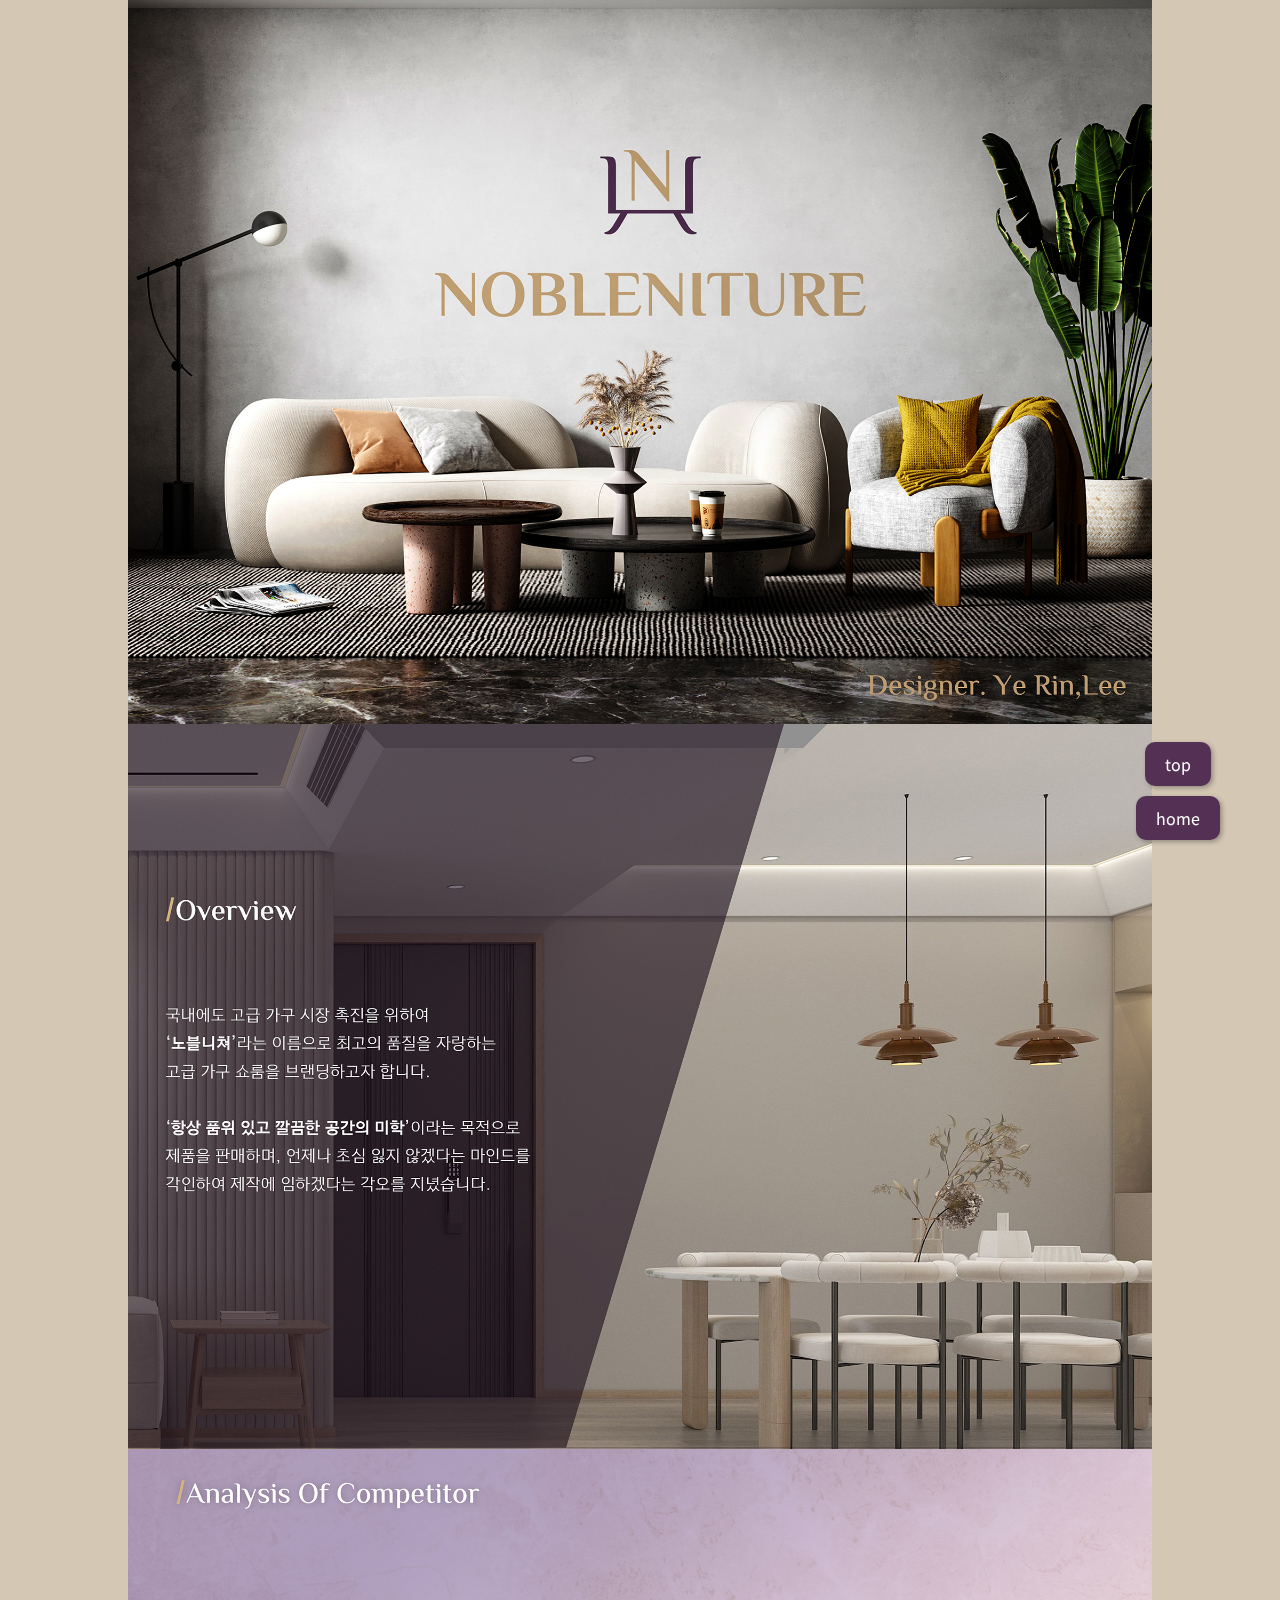
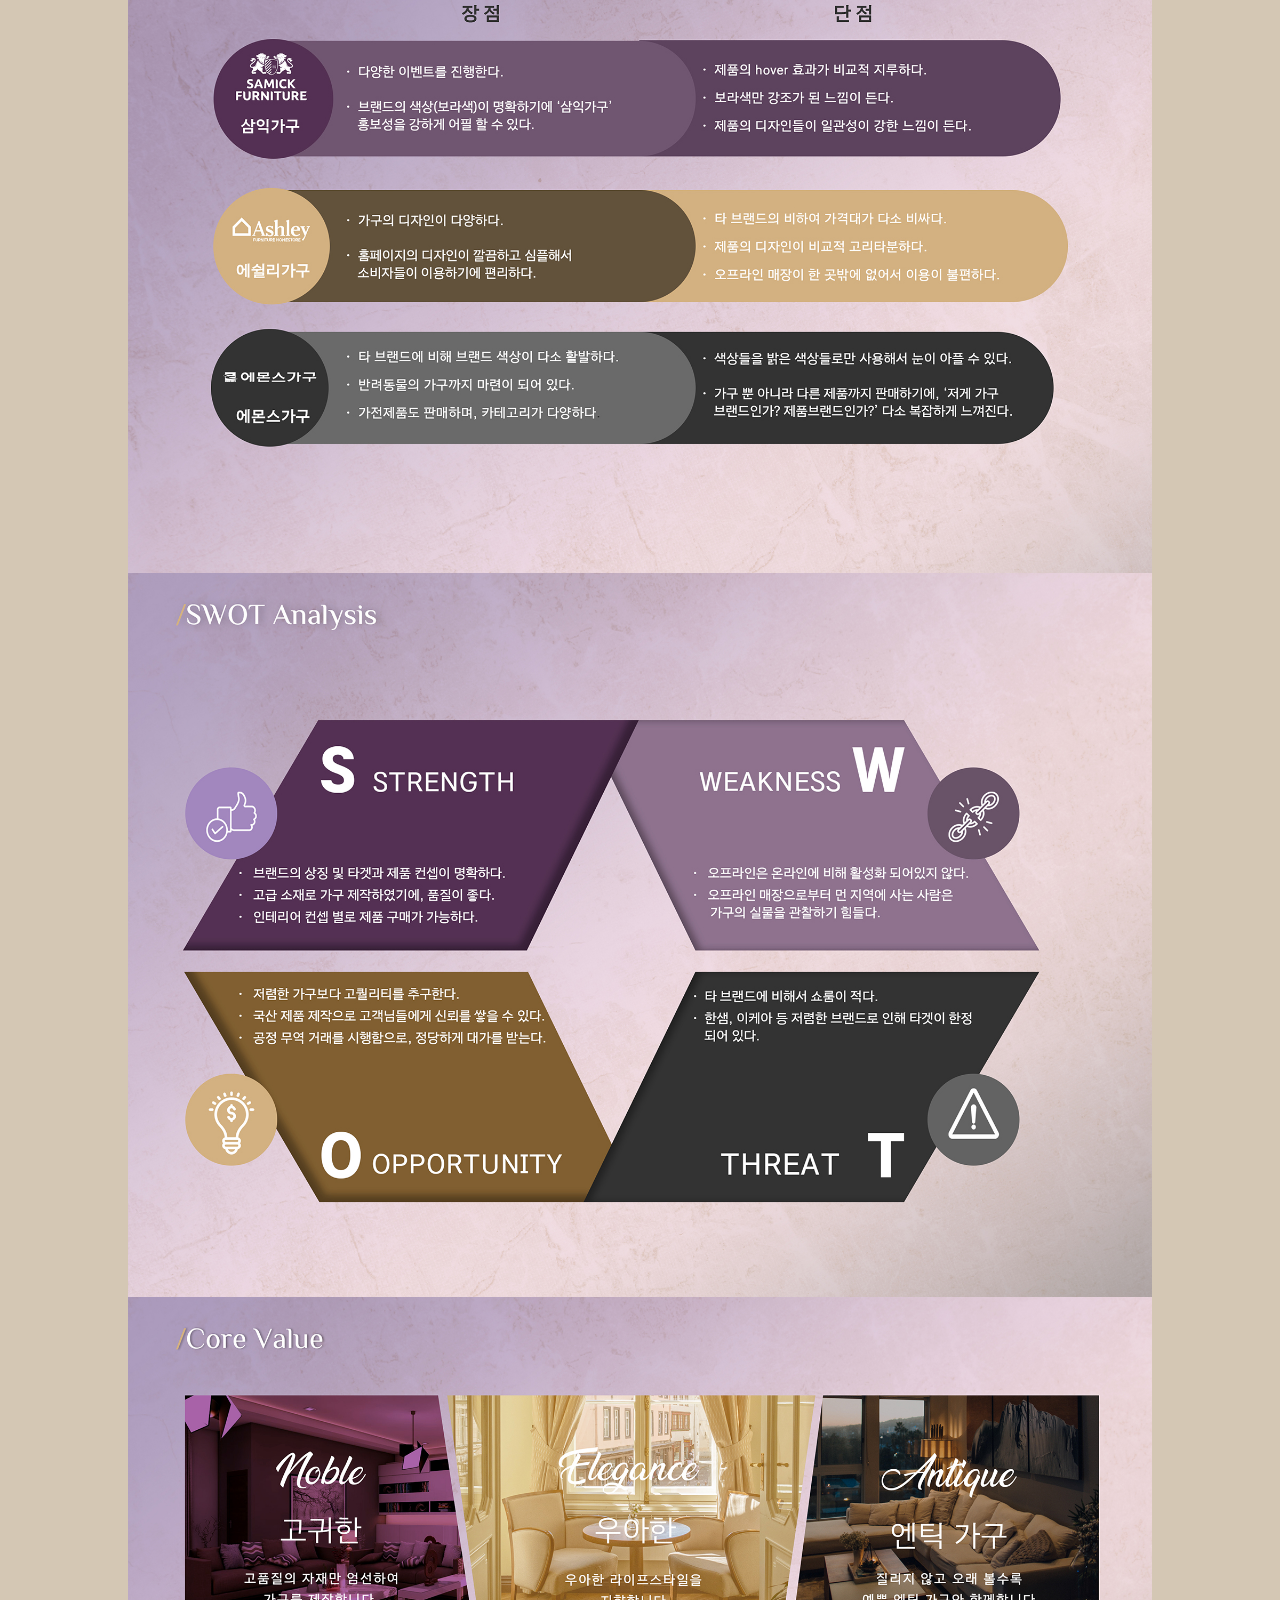
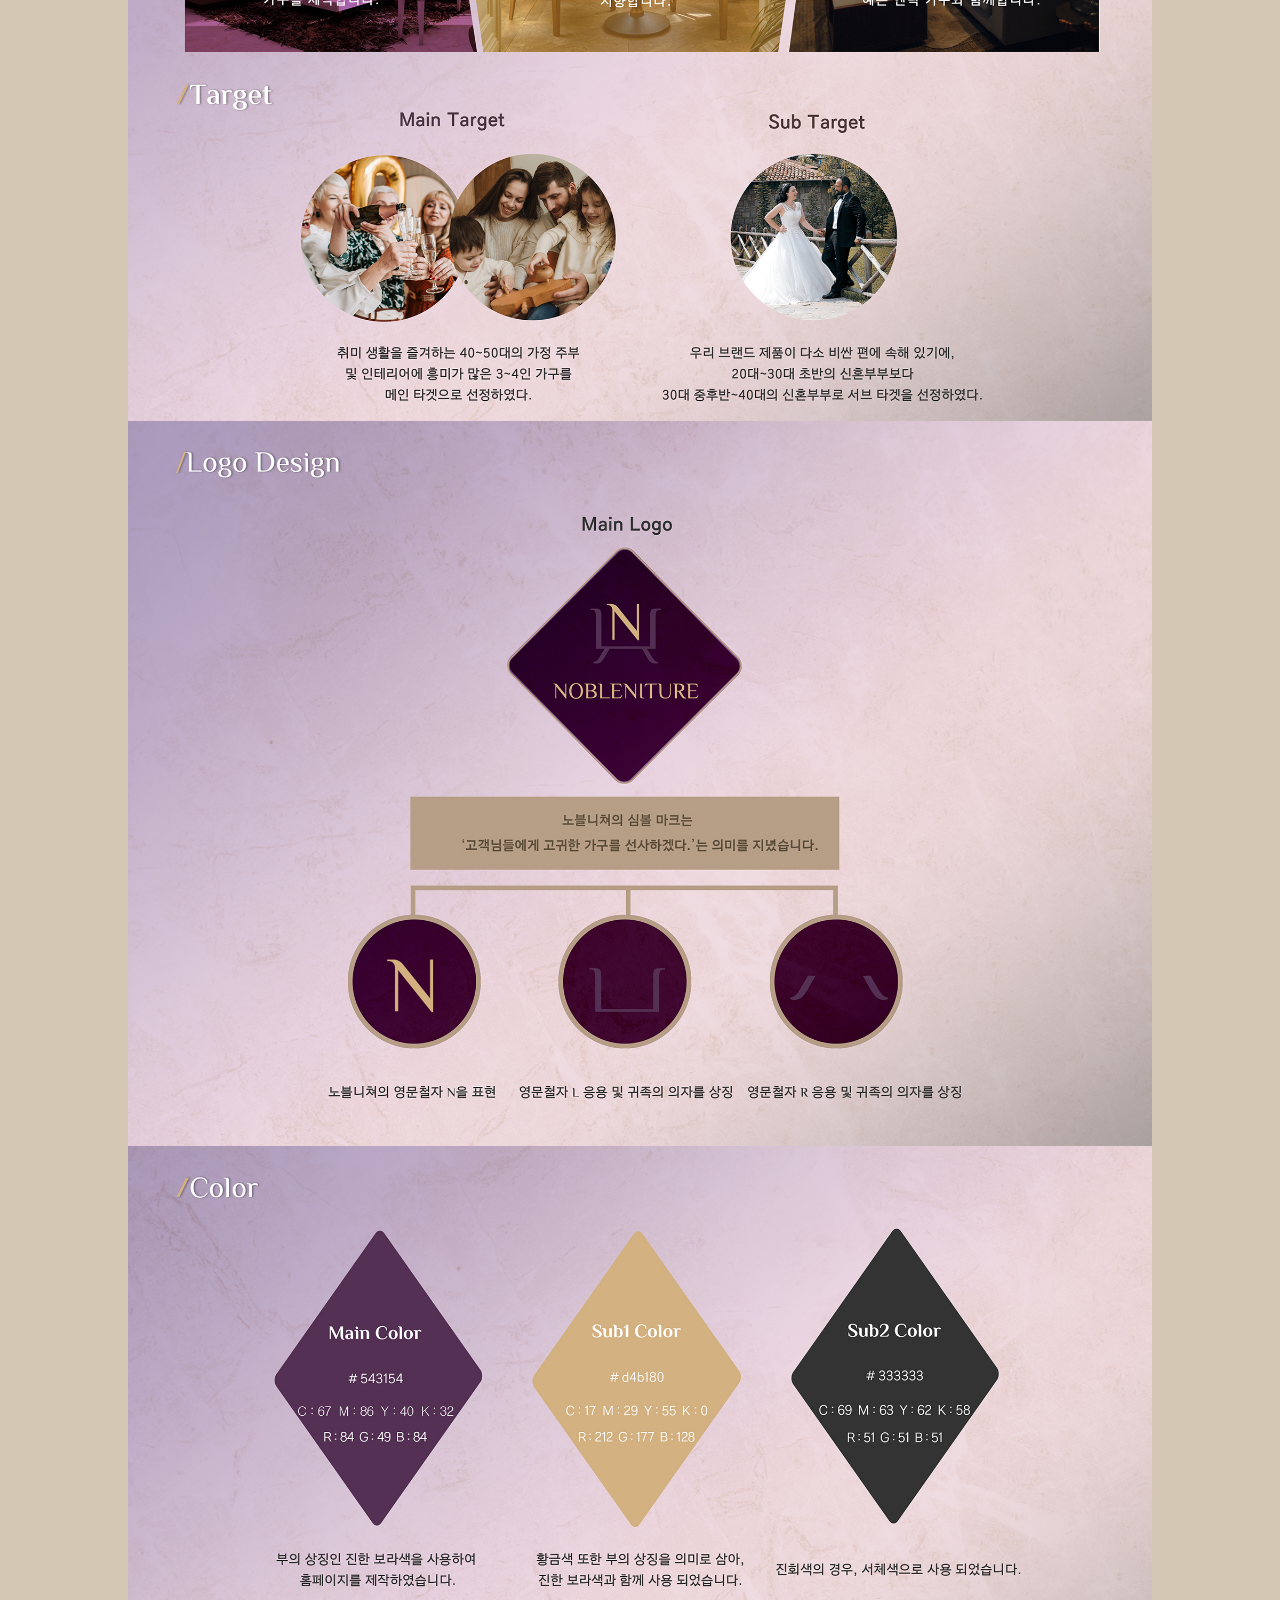
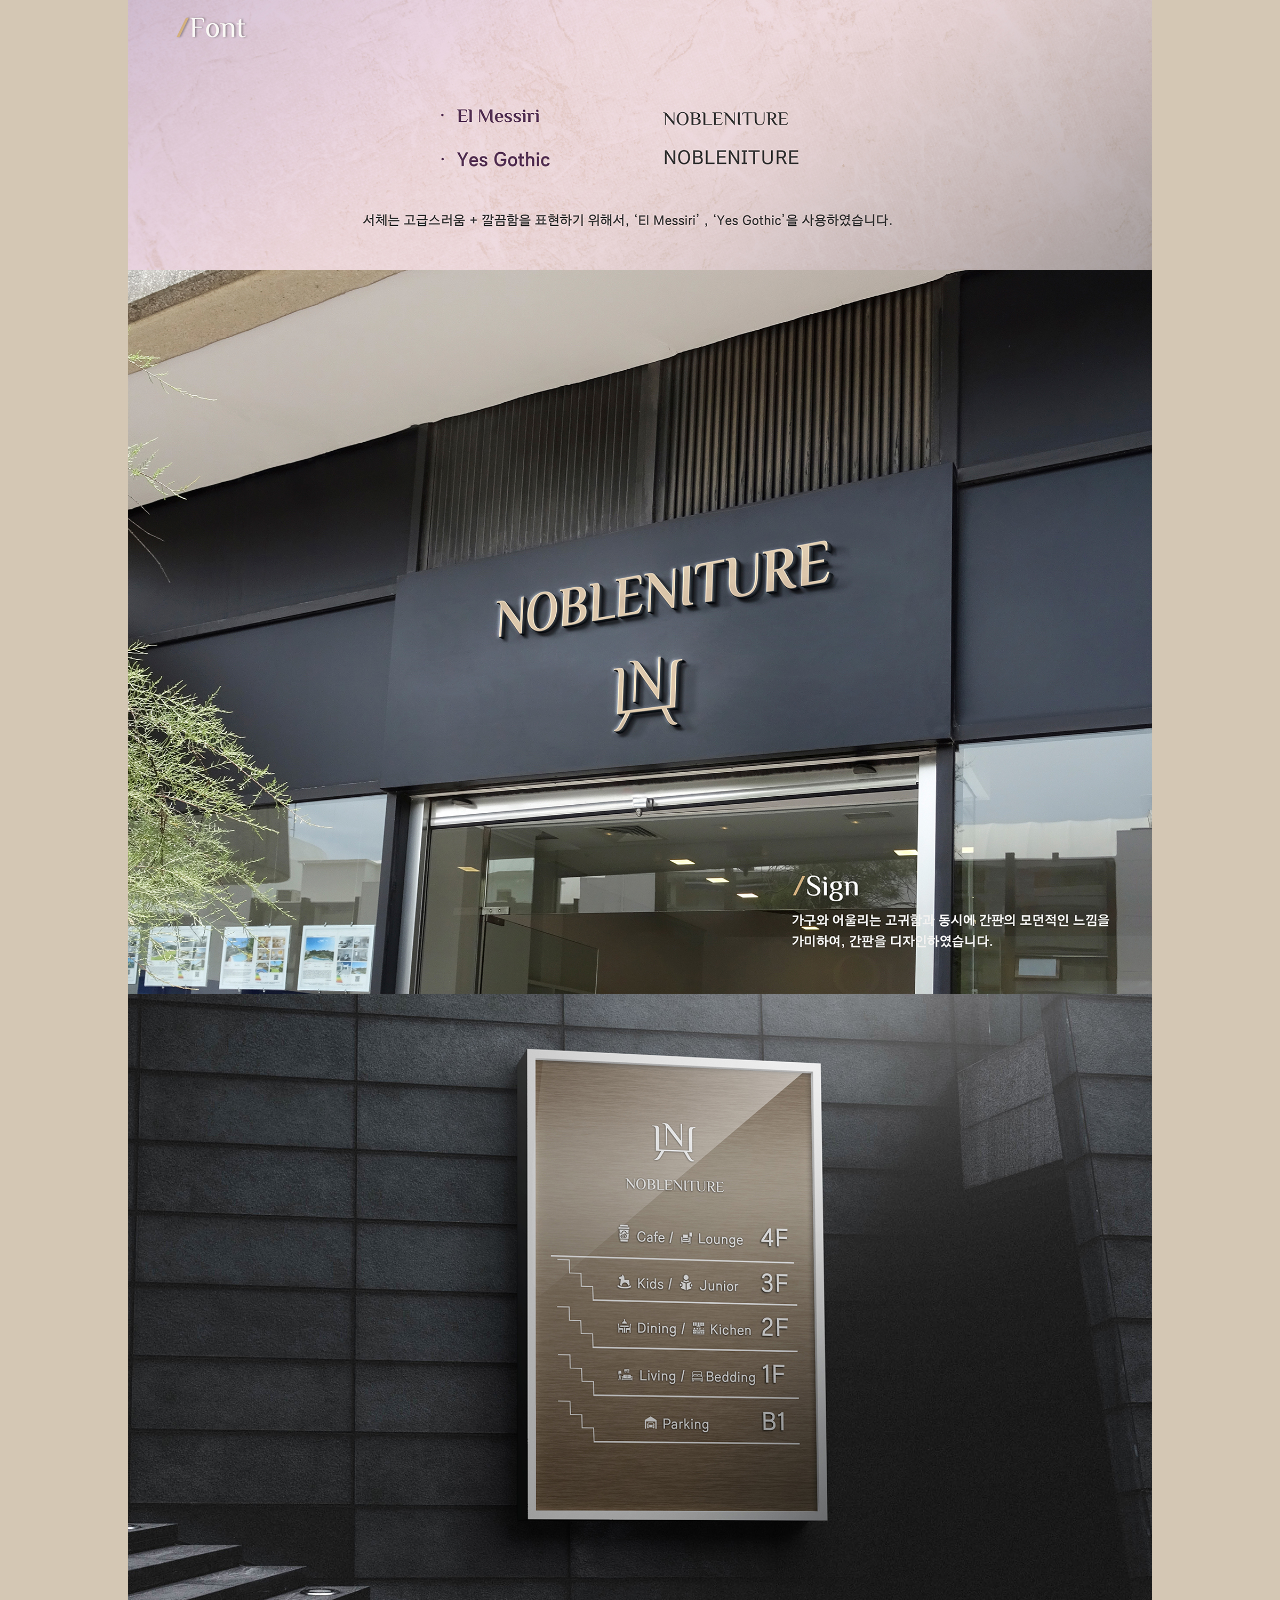
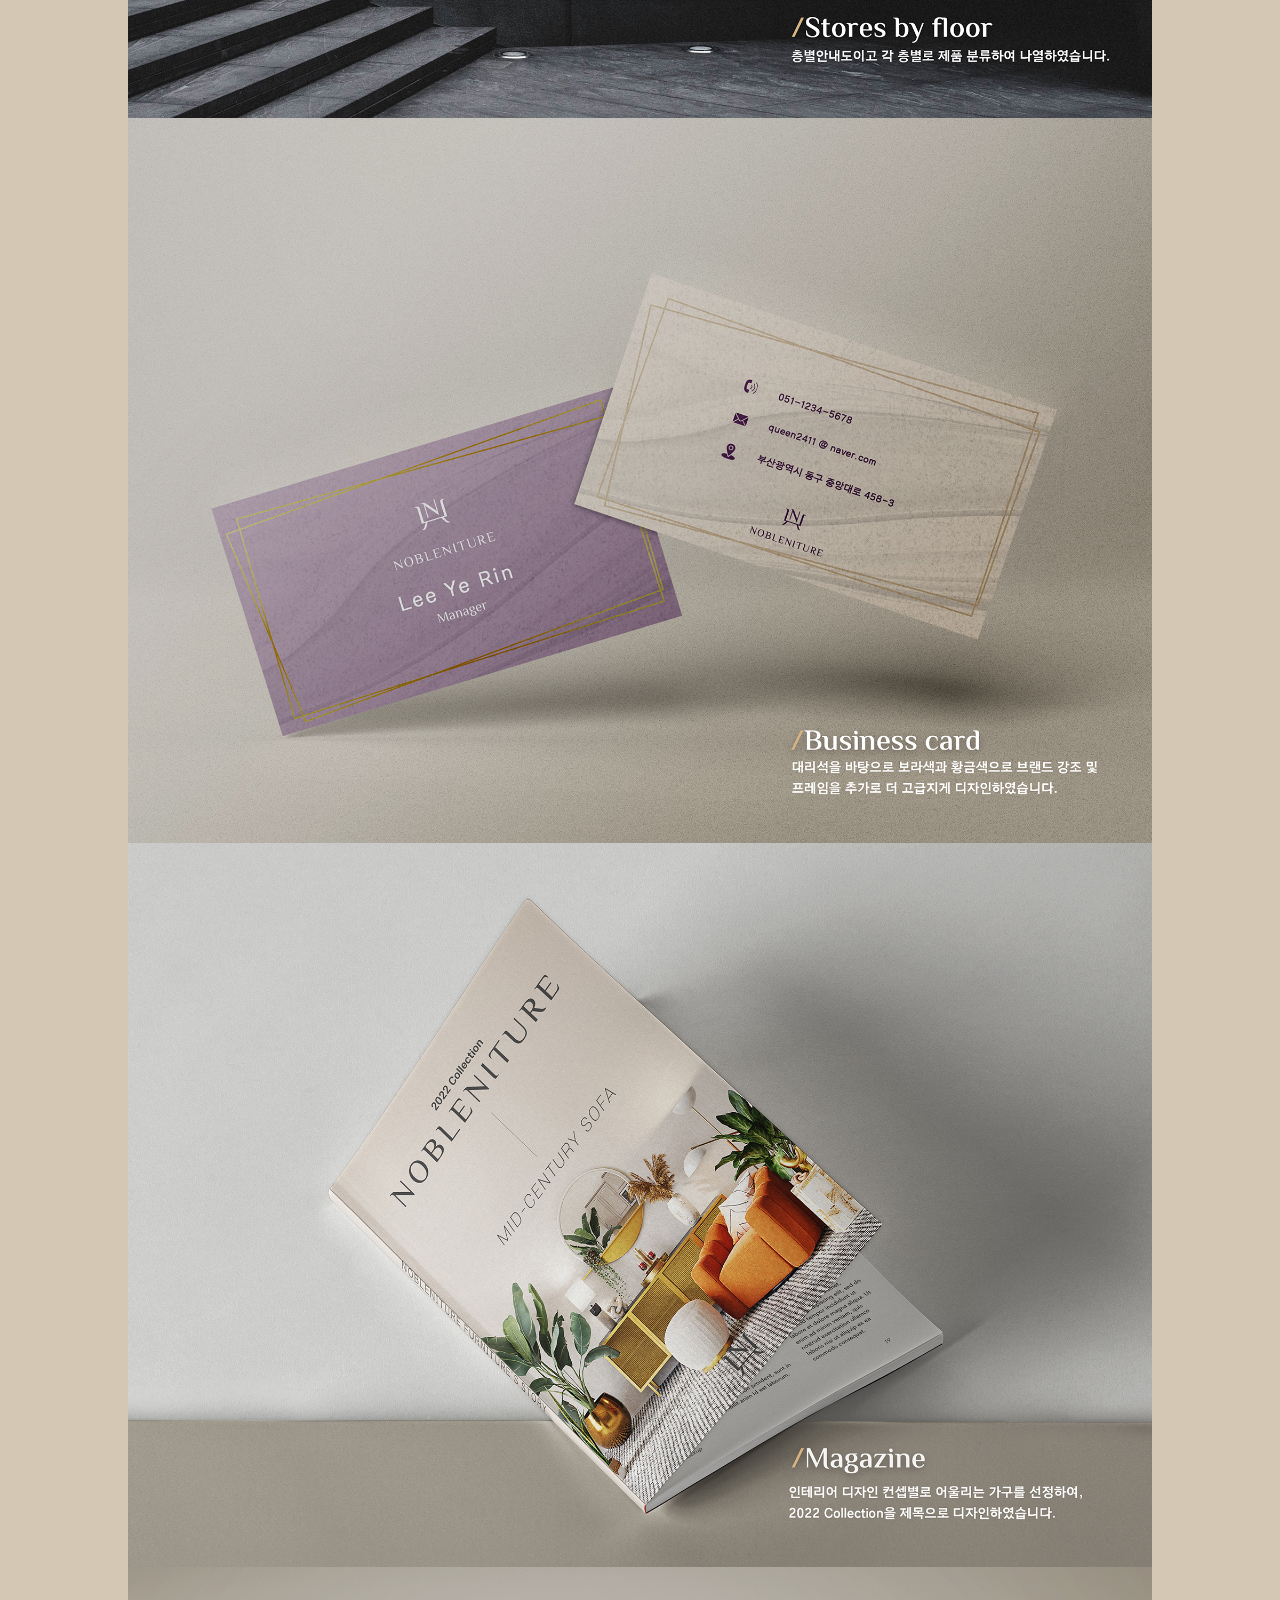
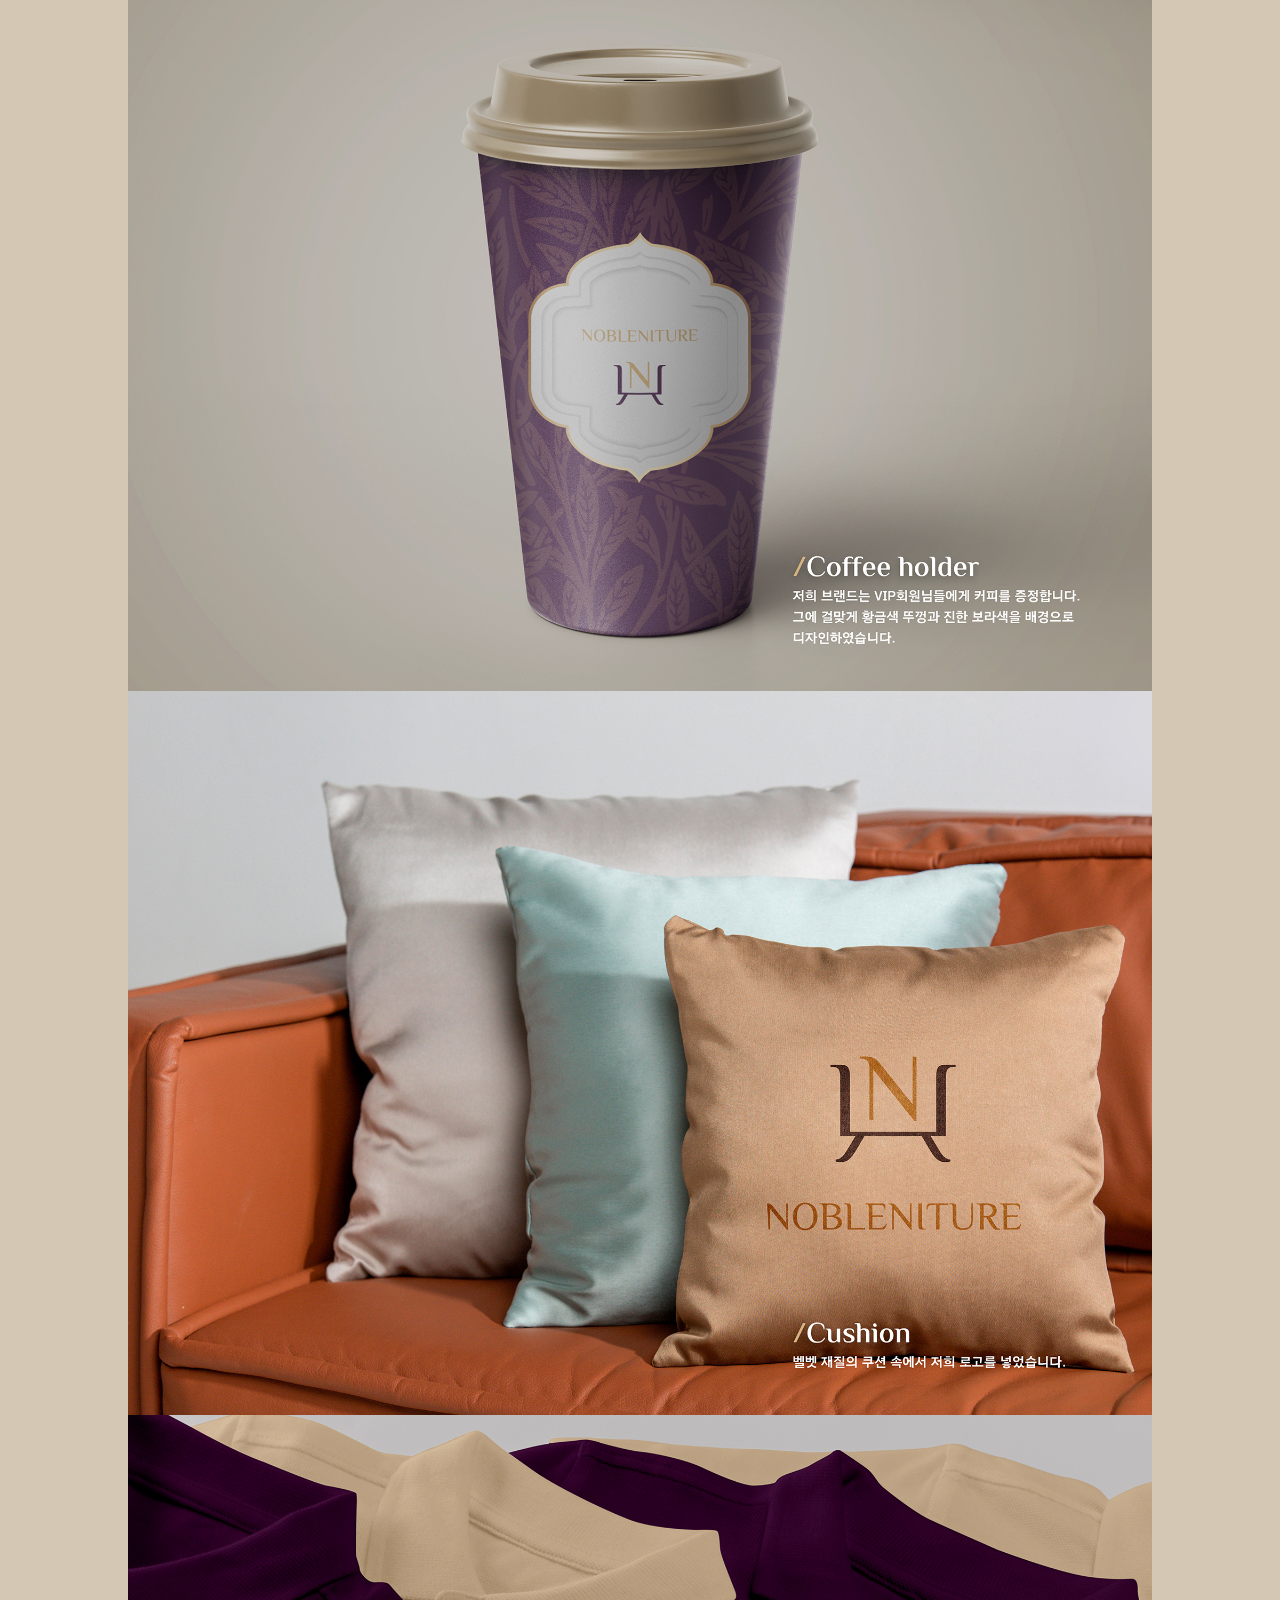
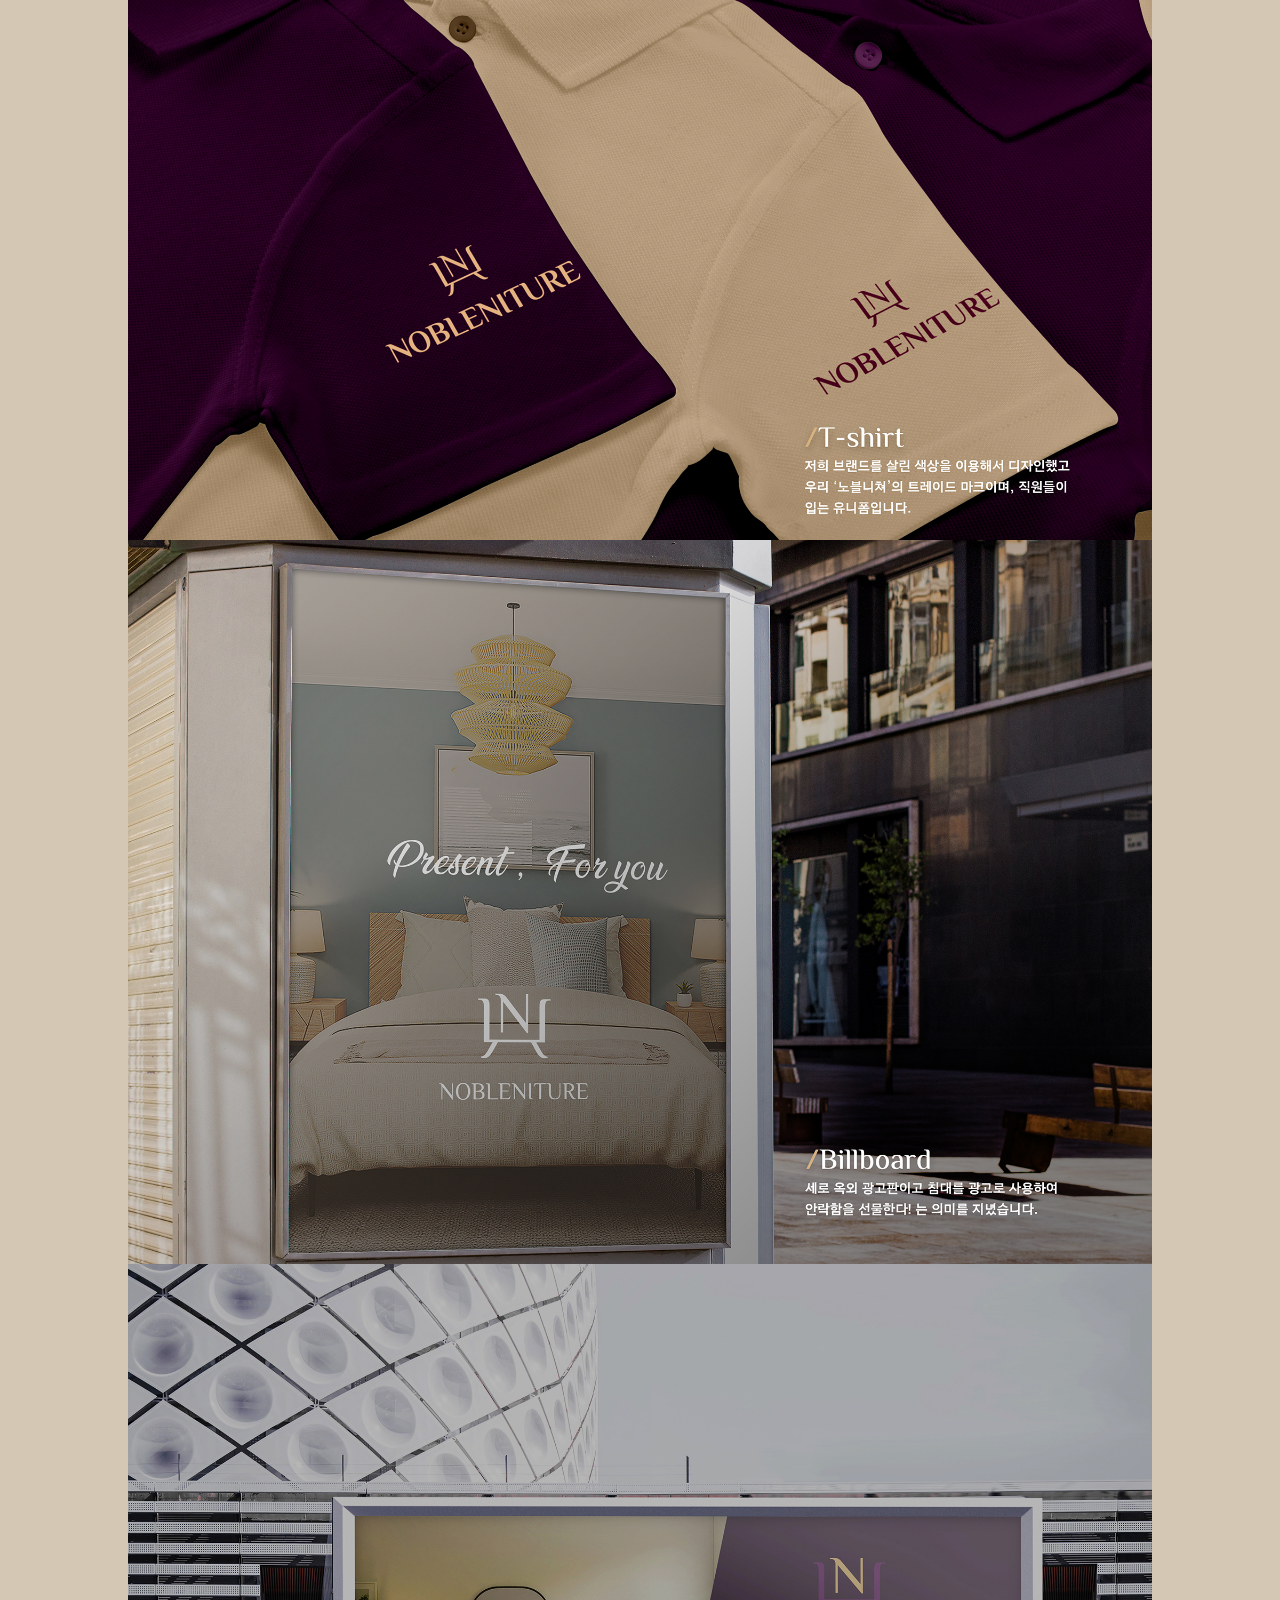
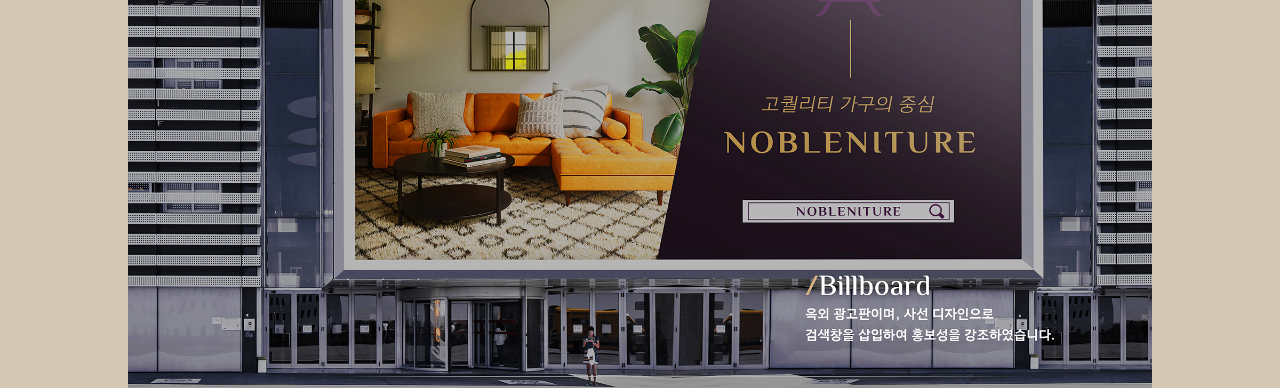
<file: bx_bi/index.html>
<!DOCTYPE html>
<html lang="ko">
<head>
  <meta charset="UTF-8">
  <meta http-equiv="X-UA-Compatible" content="IE=edge">
  <meta name="viewport" content="width=1400"><!--다른 매체에서도 오류 없이 볼 수 있게-->
  
  <link rel="preconnect" href="https://fonts.googleapis.com">
  <link rel="preconnect" href="https://fonts.gstatic.com" crossorigin>
<link href="https://fonts.googleapis.com/css2?family=Noto+Sans+KR:wght@300;400;500;700;900&display=swap" rel="stylesheet">
  
  <link href="images/logo.png" rel="icon" type="image/png" sizes="32x32" ><!--파비콘-->

  <link rel="stylesheet" href="css/BX&BI.css">
  <title>BX&BI</title>
</head>
<body>
  <div class="con">
    <img src="images/01.jpg" alt="1">
    <img src="images/02.jpg" alt="2">
    <img src="images/03.jpg" alt="3">
    <img src="images/04.jpg" alt="4">
    <img src="images/05.jpg" alt="5">
    <img src="images/06.jpg" alt="6">
    <img src="images/07.jpg" alt="7">
    <img src="images/08.jpg" alt="8">
    <img src="images/09.jpg" alt="9">
    <img src="images/10.jpg" alt="10">
    <img src="images/11.jpg" alt="11">
    <img src="images/12.jpg" alt="12">
    <img src="images/13.jpg" alt="13">
    <img src="images/14.jpg" alt="14">
    <img src="images/15.jpg" alt="15">
    <img src="images/16.jpg" alt="16">
  </div>
  <ul class="nobleniture_btn">
    <li><a href="#">top</a><li>
    <li><a href="../index.html#fh5co-work">home</a><li>
  </ul>
</body>
</html>
</file>
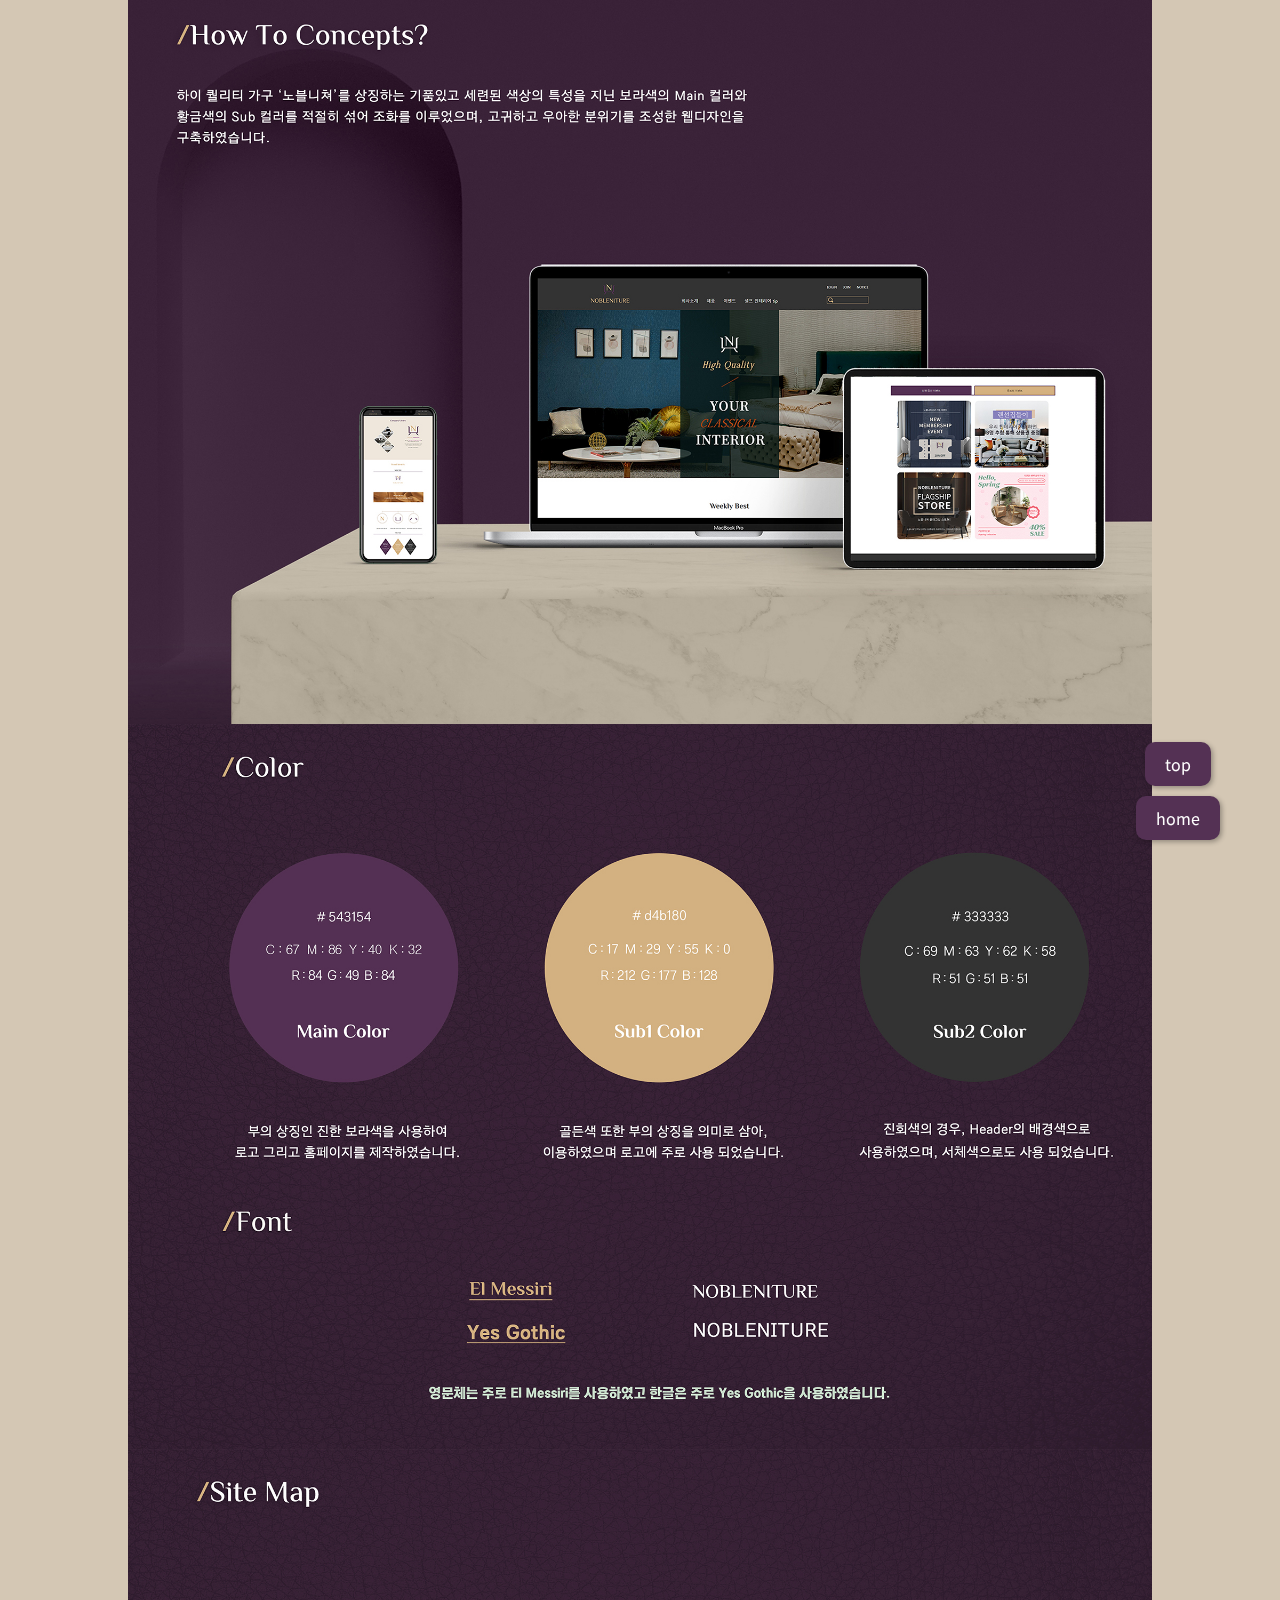
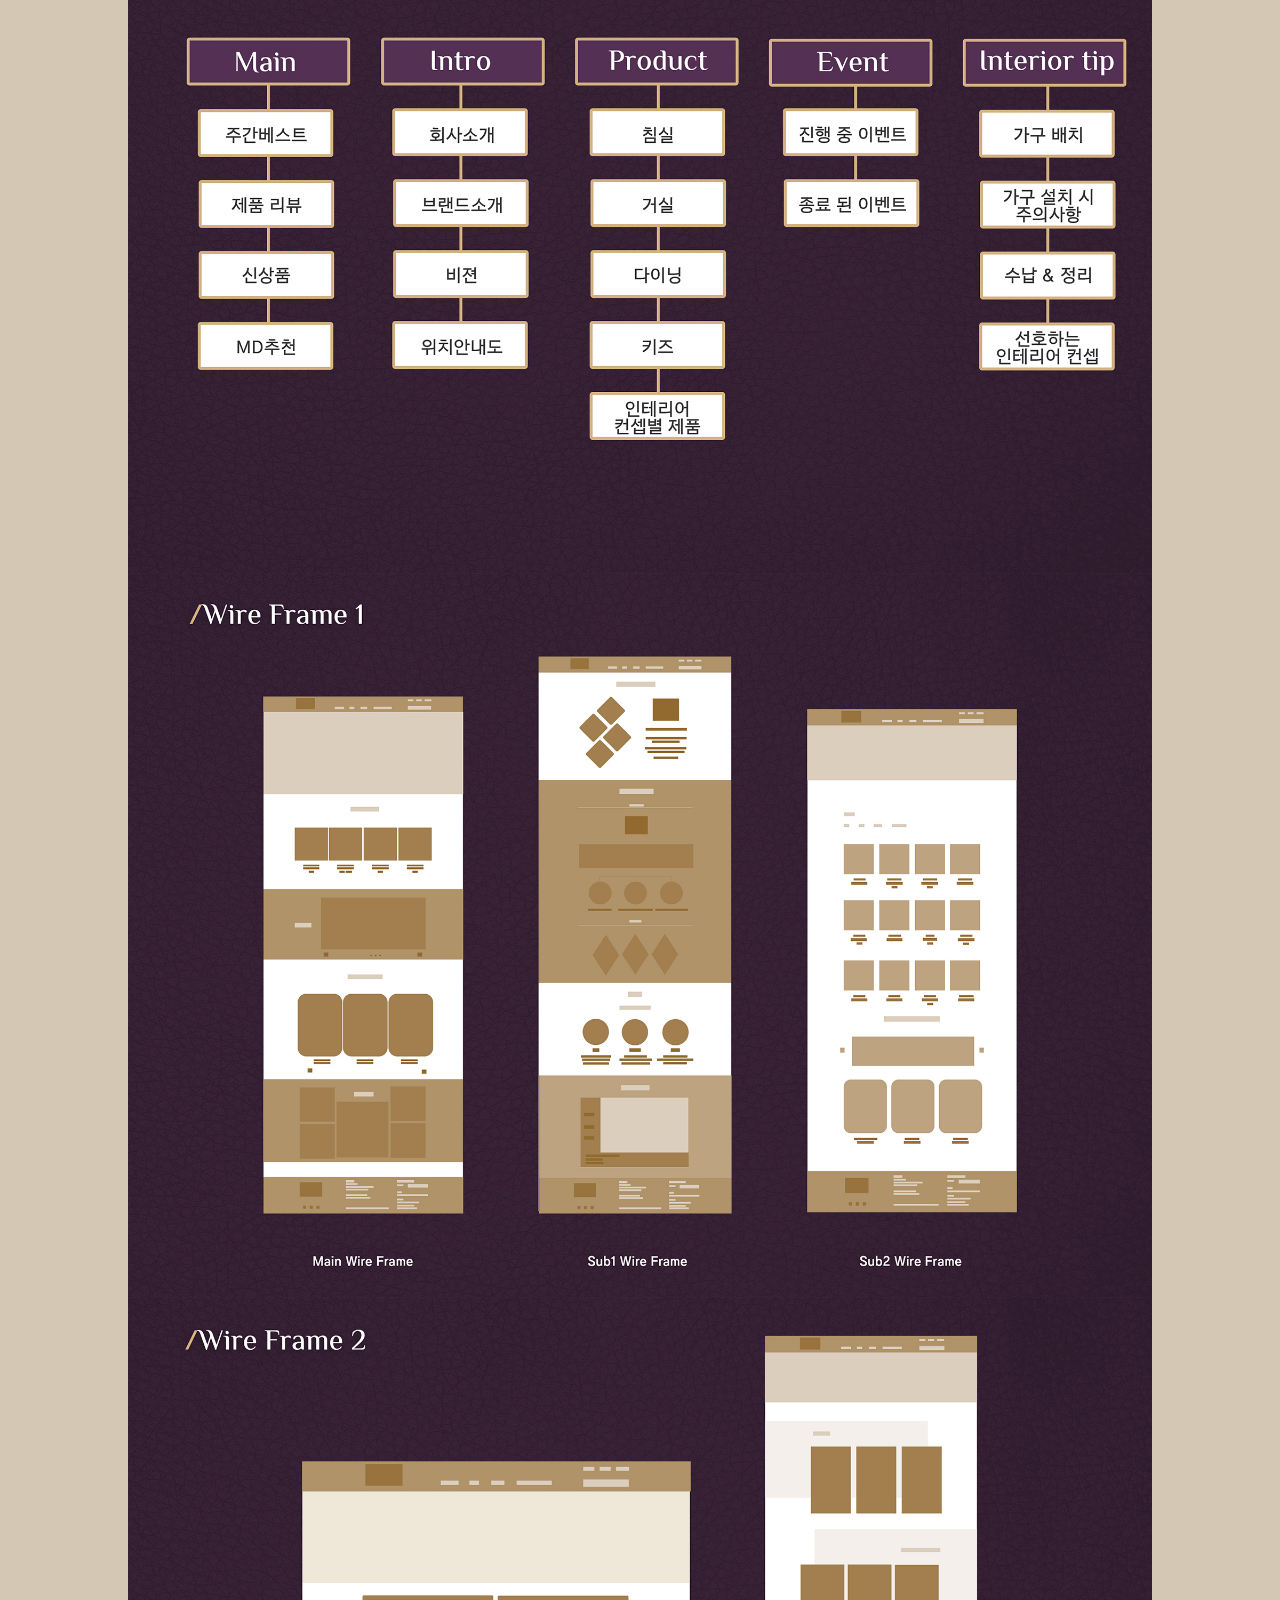
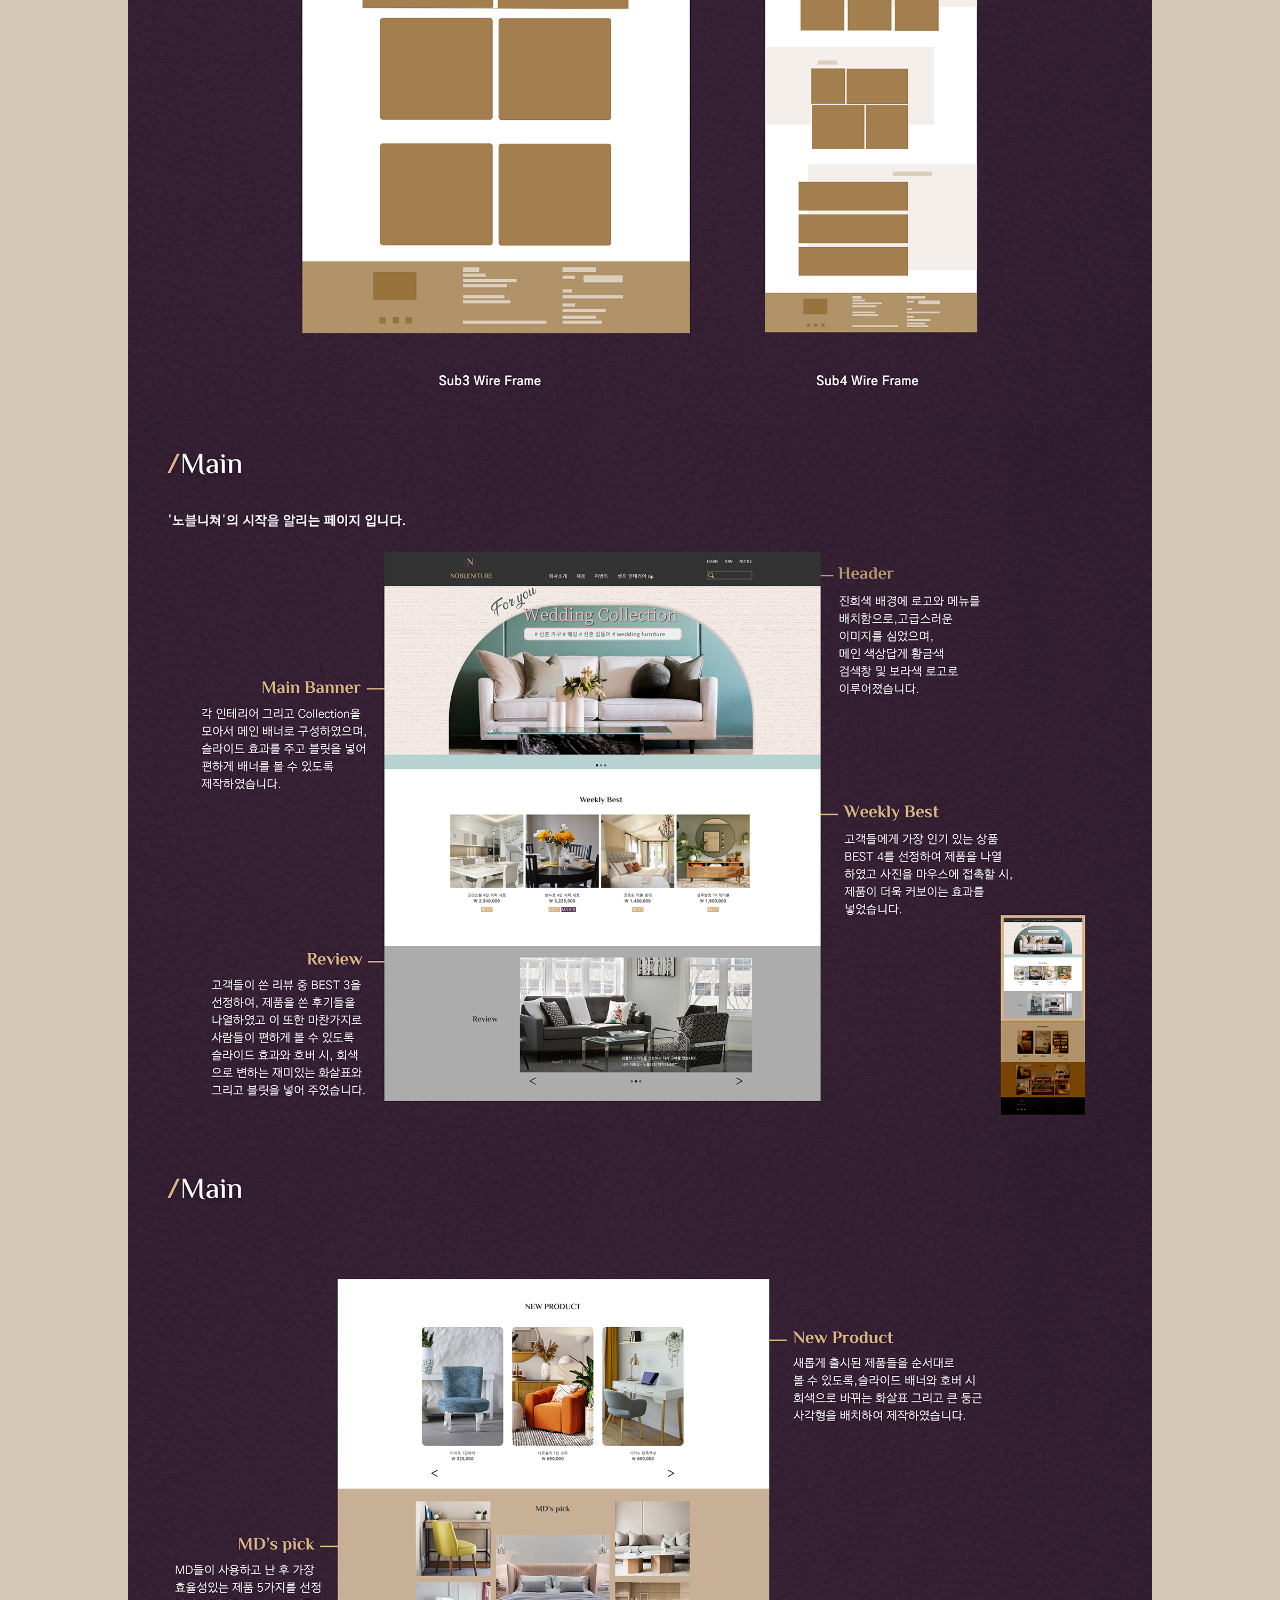
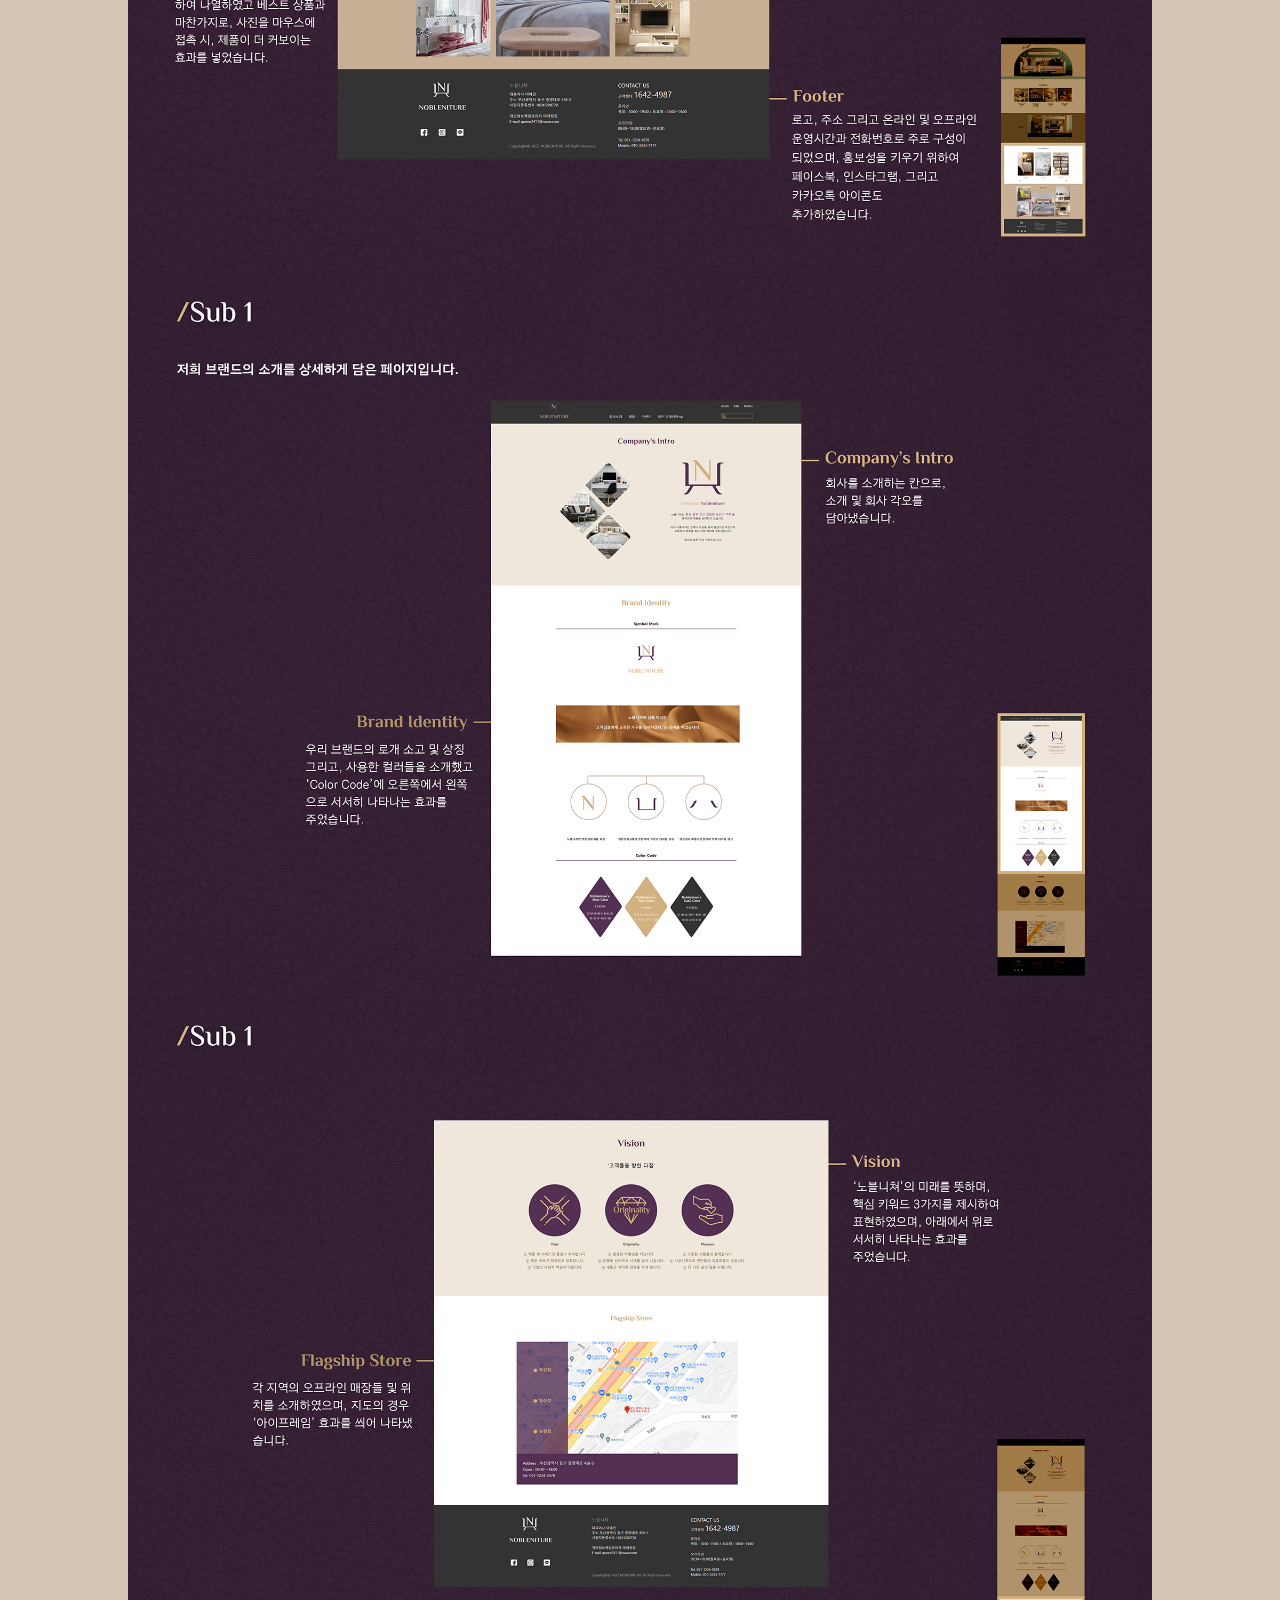
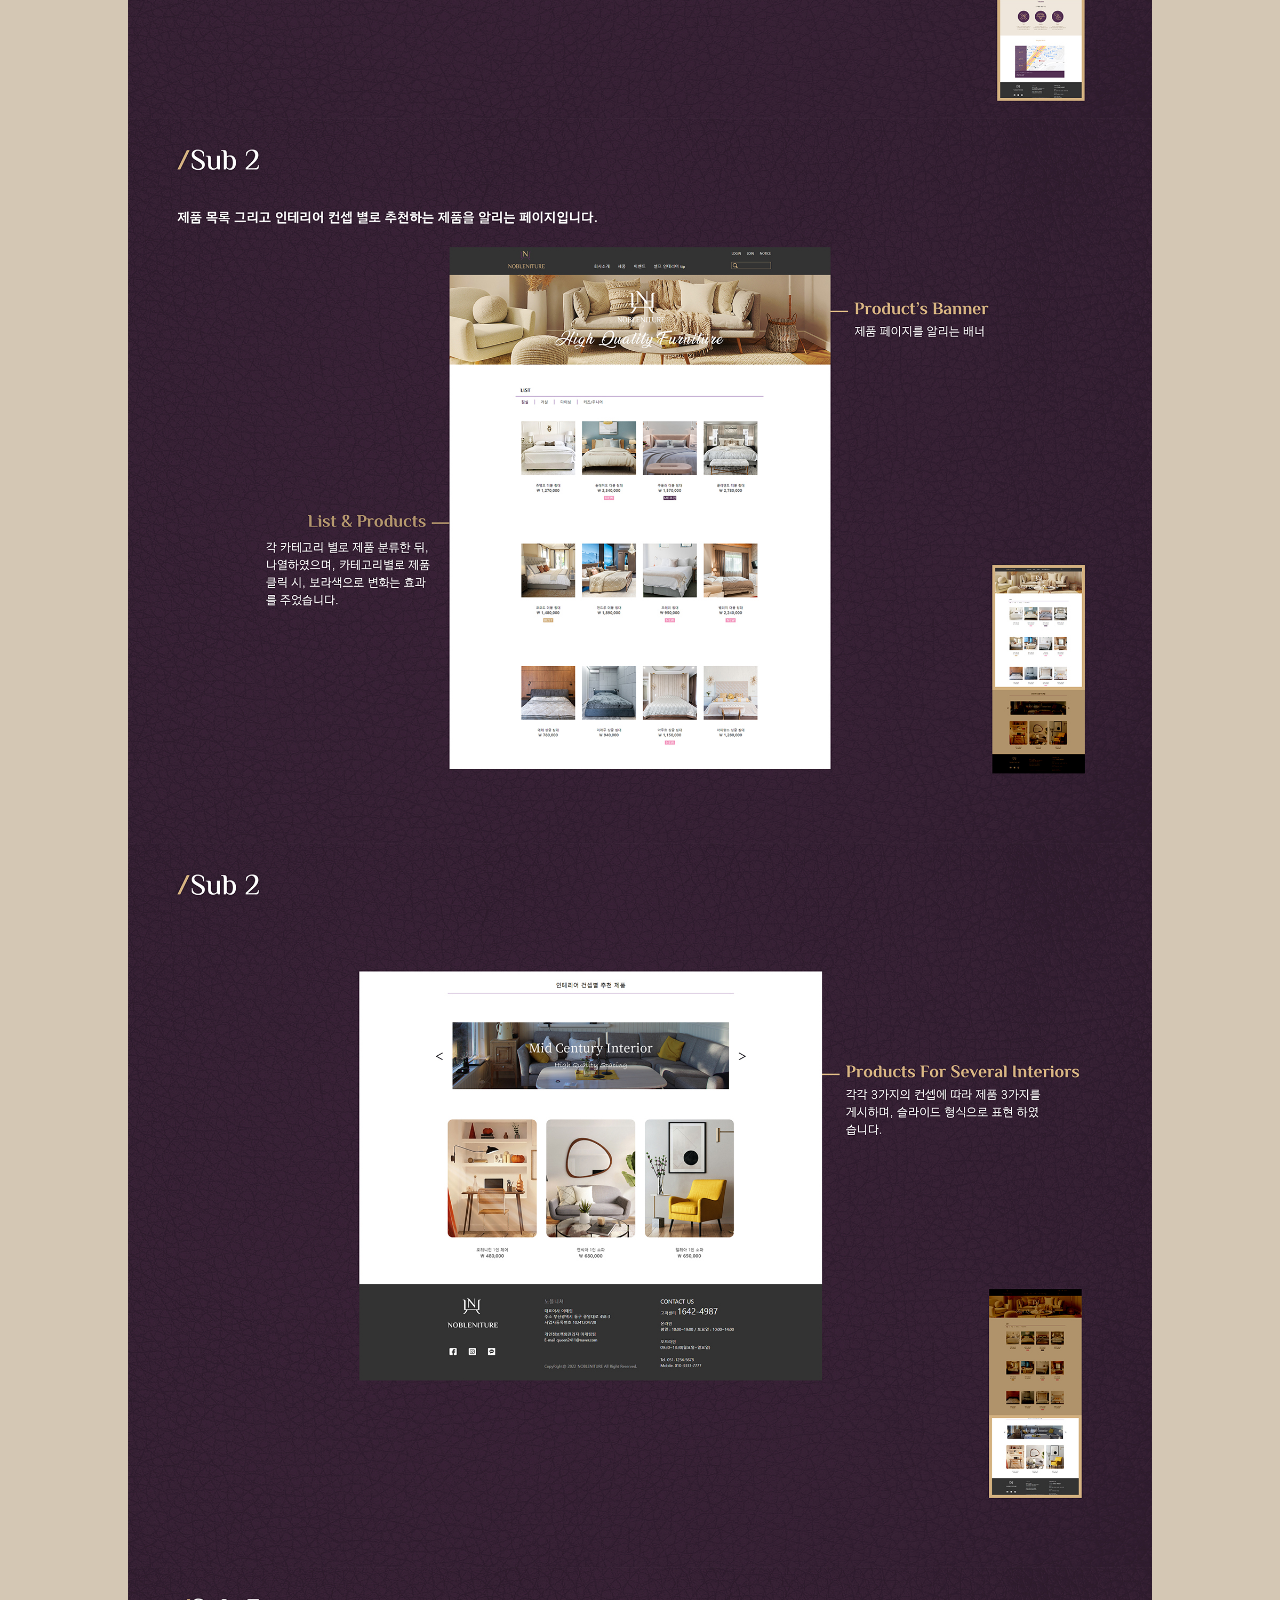
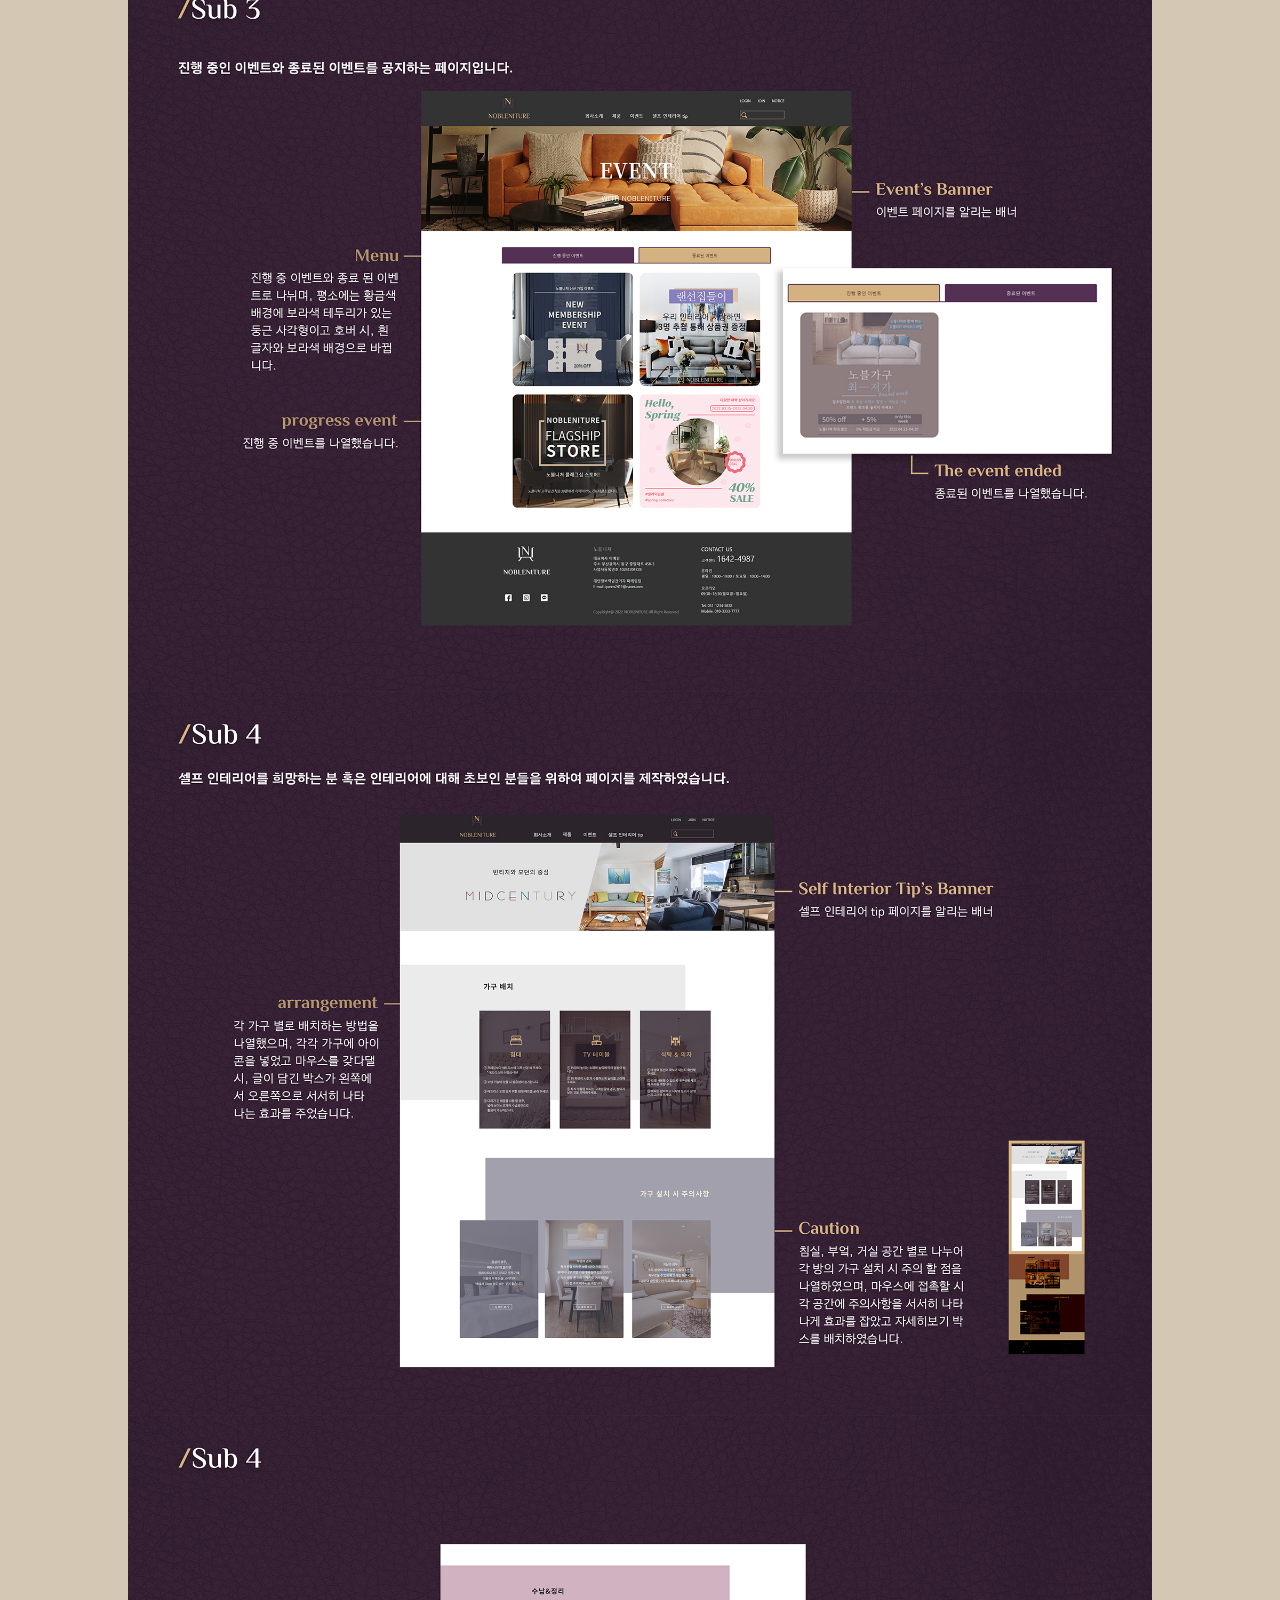
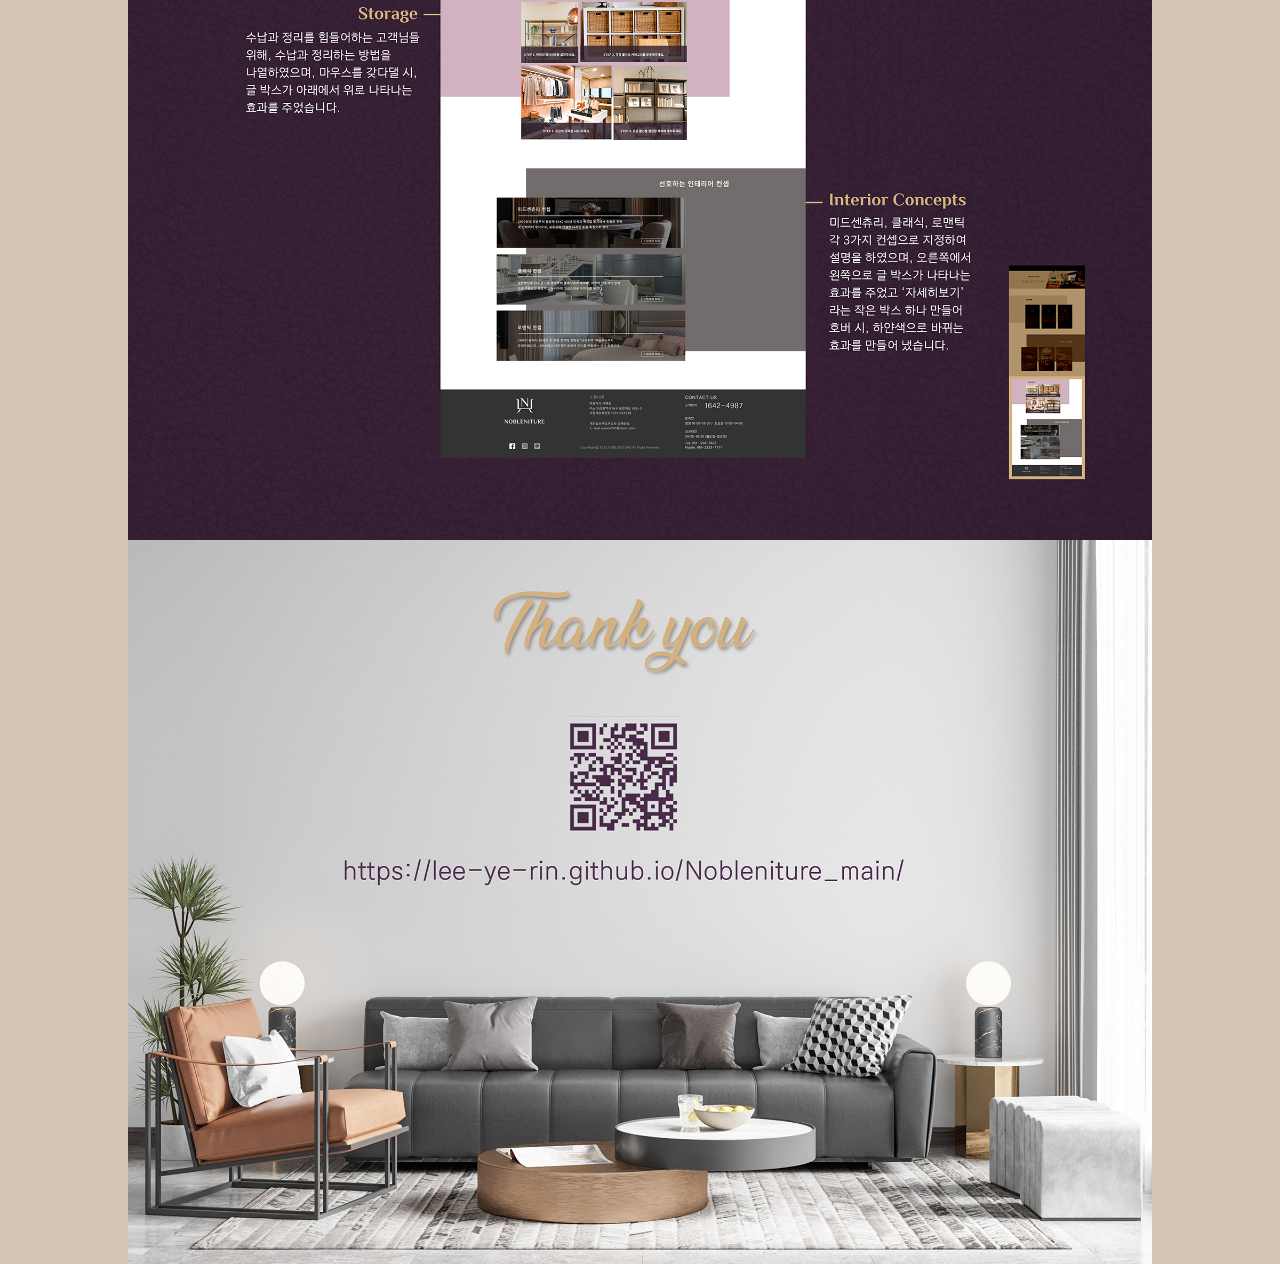
<file: web_design/index.html>
<!DOCTYPE html>
<html lang="ko">
<head>
  <meta charset="UTF-8">
  <meta http-equiv="X-UA-Compatible" content="IE=edge">
  <meta name="viewport" content="width=1400"><!--다른 매체에서도 오류 없이 볼 수 있게-->
  
  <link rel="preconnect" href="https://fonts.googleapis.com">
  <link rel="preconnect" href="https://fonts.gstatic.com" crossorigin>
<link href="https://fonts.googleapis.com/css2?family=Noto+Sans+KR:wght@300;400;500;700;900&display=swap" rel="stylesheet">
  
  <link href="images/logo.png" rel="icon" type="image/png" sizes="32x32" ><!--파비콘-->

  <link rel="stylesheet" href="css/web_design.css">
  <title>web design</title>
</head>
<body>
  <div class="con">
    <img src="images/17.jpg" alt="17">
    <img src="images/18.jpg" alt="18">
    <img src="images/19.jpg" alt="19">
    <img src="images/20.jpg" alt="20">
    <img src="images/21.jpg" alt="21">
    <img src="images/22.jpg" alt="22">
    <img src="images/23.jpg" alt="23">
    <img src="images/24.jpg" alt="24">
    <img src="images/25.jpg" alt="25">
    <img src="images/26.jpg" alt="26">
    <img src="images/27.jpg" alt="27">
    <img src="images/28.jpg" alt="28">
    <img src="images/29.jpg" alt="29">
    <img src="images/30.jpg" alt="30">
    <img src="images/31.jpg" alt="31">
  </div>
  <ul class="nobleniture_btn">
    <li><a href="#">top</a><li>
    <li><a href="../index.html#fh5co-work">home</a><li>
  </ul>
</body>
</html>
</file>
<file: bx_bi/css/BX&BI.css>
*{margin: 0; padding: 0;}
ul{list-style: none;
position:fixed;
bottom:50px;
right:50px;
text-align:center;}

a{text-decoration: none; color: #000;}

body{
  font-family: 'Noto Sans KR', sans-serif;
  font-size: 16px;
  line-height: 24px;
  color: #000;
  background-color: #d4c7b4;
}

.con{
  width: 80%;
  margin: auto;
  
}

img{
  width: 100%;
  display: block;
}

ul li{
  margin: 10px;
}
ul li a{
  display: inline-block;
  padding: 10px 20px;
  border-radius: 10px;
  box-shadow: 2px 2px 5px rgba(0, 0, 0, 0.3);
}
.nobleniture_btn li a{
  background: #543154;
}
.waves_btn li a{
  background: #543154;
}
a{text-decoration:none; color:#fff;}
img{width:100%;}
</file>
<file: web_design/css/web_design.css>
*{margin: 0; padding: 0;}
ul{list-style: none;
position:fixed;
bottom:50px;
right:50px;
text-align:center;
}

a{text-decoration: none; color: #000;}

body{
  font-family: 'Noto Sans KR', sans-serif;
  font-size: 16px;
  line-height: 24px;
  color: #000;
  background-color: #d4c7b4;
}

.con{
  width: 80%;
  margin: auto;
}

img{
  width: 100%;
  display: block;
}

ul li{
  margin: 10px;
}
ul li a{
  display: inline-block;
  padding: 10px 20px;
  border-radius: 10px;
  box-shadow: 2px 2px 5px rgba(0, 0, 0, 0.3);
}
.nobleniture_btn li a{
  background: #543154;
}
.waves_btn li a{
  background: #543154;
}
a{text-decoration:none; color:#fff;}
img{width:100%;}
</file>
